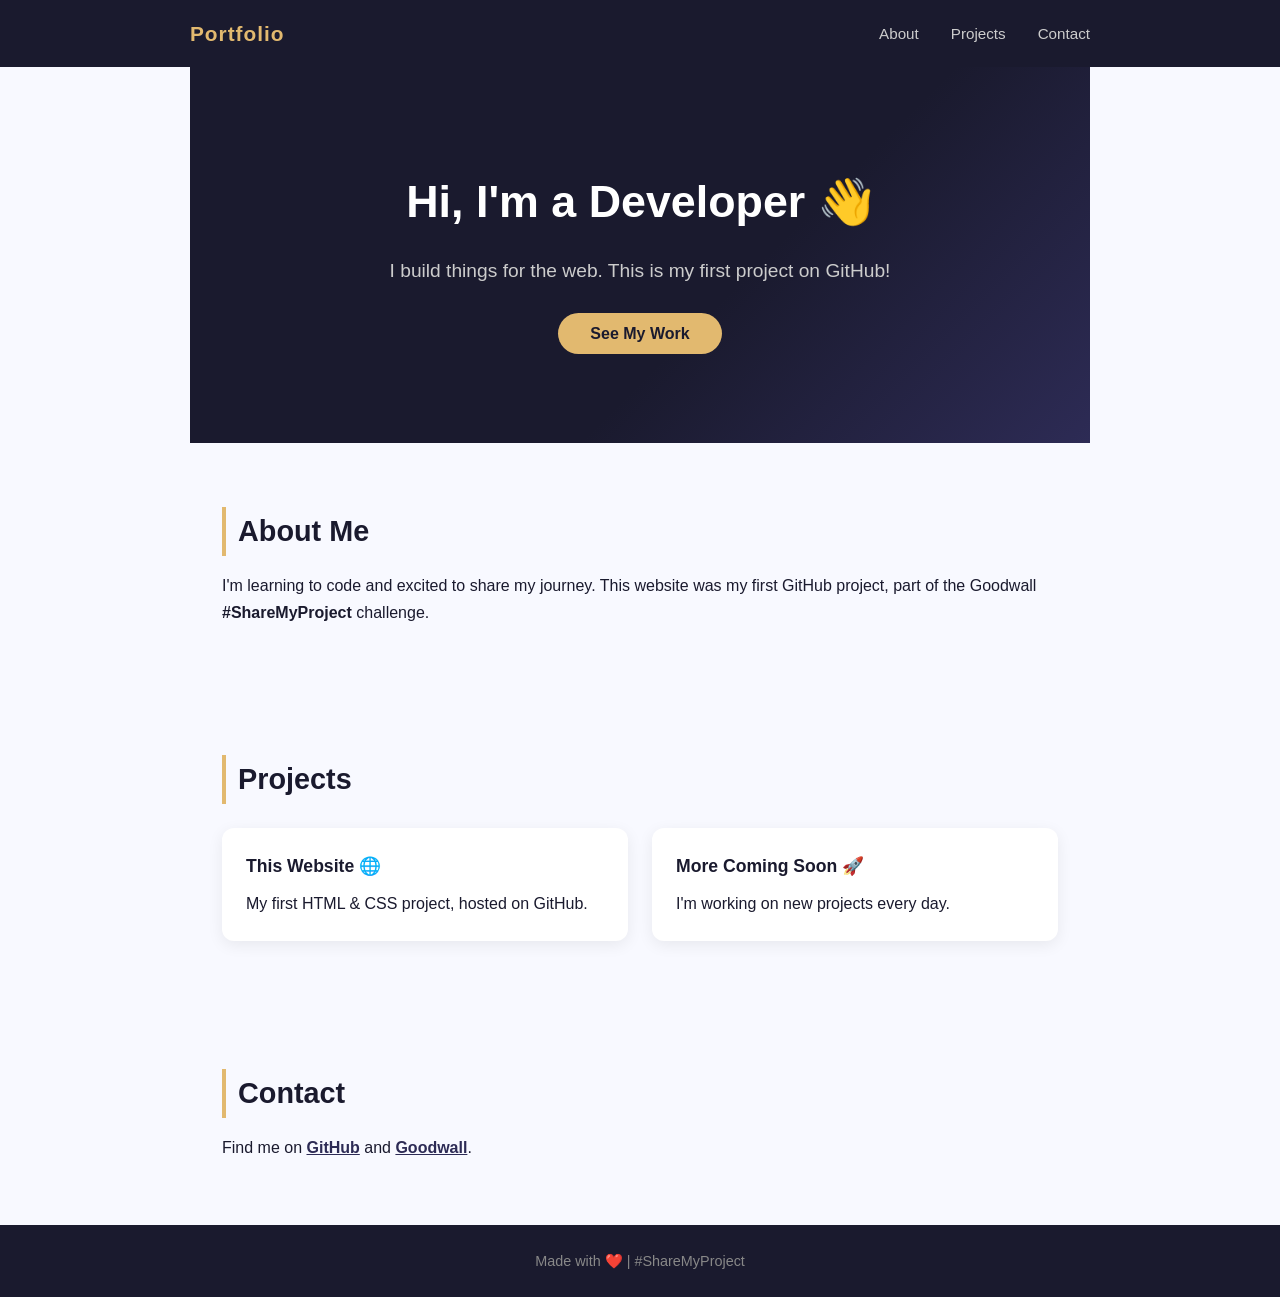
<file: index.html>
<!DOCTYPE html>
<html lang="en">
<head>
  <meta charset="UTF-8" />
  <meta name="viewport" content="width=device-width, initial-scale=1.0" />
  <title>My Portfolio</title>
  <link rel="stylesheet" href="style.css" />
</head>
<body>

  <header>
    <nav>
      <span class="logo">Portfolio</span>
      <ul>
        <li><a href="#about">About</a></li>
        <li><a href="#projects">Projects</a></li>
        <li><a href="#contact">Contact</a></li>
      </ul>
    </nav>
  </header>

  <section class="hero">
    <h1>Hi, I'm a Developer 👋</h1>
    <p>I build things for the web. This is my first project on GitHub!</p>
    <a href="#projects" class="btn">See My Work</a>
  </section>

  <section id="about">
    <h2>About Me</h2>
    <p>I'm learning to code and excited to share my journey. This website was my first GitHub project, part of the Goodwall <strong>#ShareMyProject</strong> challenge.</p>
  </section>

  <section id="projects">
    <h2>Projects</h2>
    <div class="cards">
      <div class="card">
        <h3>This Website 🌐</h3>
        <p>My first HTML & CSS project, hosted on GitHub.</p>
      </div>
      <div class="card">
        <h3>More Coming Soon 🚀</h3>
        <p>I'm working on new projects every day.</p>
      </div>
    </div>
  </section>

  <section id="contact">
    <h2>Contact</h2>
    <p>Find me on <a href="https://github.com" target="_blank">GitHub</a> and <a href="https://goodwall.io" target="_blank">Goodwall</a>.</p>
  </section>

  <footer>
    <p>Made with ❤️ | #ShareMyProject</p>
  </footer>

</body>
</html>
</file>
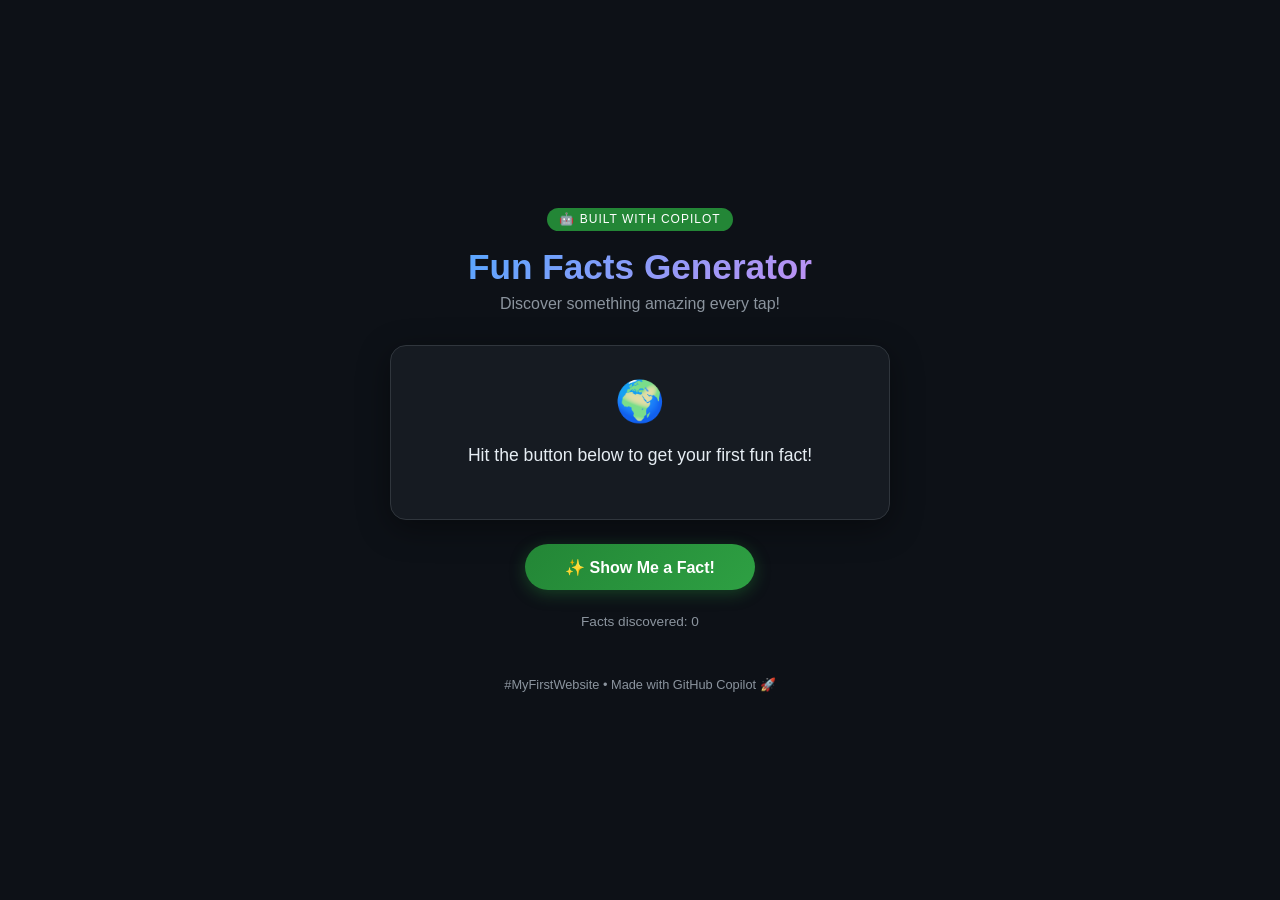
<file: index-1.html>
<!DOCTYPE html>
<html lang="en">
<head>
  <meta charset="UTF-8" />
  <meta name="viewport" content="width=device-width, initial-scale=1.0"/>
  <title>Fun Facts Generator 🤖</title>
  <style>
    * { margin: 0; padding: 0; box-sizing: border-box; }

    body {
      min-height: 100vh;
      background: #0d1117;
      font-family: 'Segoe UI', sans-serif;
      display: flex;
      flex-direction: column;
      align-items: center;
      justify-content: center;
      padding: 2rem;
      color: white;
    }

    .badge {
      background: #238636;
      color: white;
      font-size: 0.75rem;
      padding: 0.3rem 0.8rem;
      border-radius: 20px;
      margin-bottom: 1rem;
      letter-spacing: 1px;
      text-transform: uppercase;
    }

    h1 {
      font-size: 2.2rem;
      font-weight: 800;
      text-align: center;
      margin-bottom: 0.5rem;
      background: linear-gradient(135deg, #58a6ff, #bf91f3);
      -webkit-background-clip: text;
      -webkit-text-fill-color: transparent;
    }

    p.sub {
      color: #8b949e;
      text-align: center;
      margin-bottom: 2rem;
      font-size: 1rem;
    }

    .card {
      background: #161b22;
      border: 1px solid #30363d;
      border-radius: 16px;
      padding: 2rem;
      max-width: 500px;
      width: 100%;
      text-align: center;
      box-shadow: 0 8px 32px rgba(0,0,0,0.4);
      min-height: 160px;
      display: flex;
      flex-direction: column;
      align-items: center;
      justify-content: center;
    }

    .emoji {
      font-size: 2.5rem;
      margin-bottom: 1rem;
    }

    .fact-text {
      font-size: 1.1rem;
      line-height: 1.7;
      color: #e6edf3;
    }

    .category {
      margin-top: 1rem;
      font-size: 0.75rem;
      color: #58a6ff;
      text-transform: uppercase;
      letter-spacing: 1px;
    }

    .btn {
      margin-top: 1.5rem;
      background: linear-gradient(135deg, #238636, #2ea043);
      color: white;
      border: none;
      padding: 0.85rem 2.5rem;
      border-radius: 30px;
      font-size: 1rem;
      font-weight: 700;
      cursor: pointer;
      transition: transform 0.2s, box-shadow 0.2s;
      box-shadow: 0 4px 16px rgba(35,134,54,0.4);
    }

    .btn:hover {
      transform: scale(1.05);
    }

    .btn:active {
      transform: scale(0.97);
    }

    .counter {
      margin-top: 1.5rem;
      color: #8b949e;
      font-size: 0.85rem;
    }

    footer {
      margin-top: 3rem;
      color: #8b949e;
      font-size: 0.8rem;
    }
  </style>
</head>
<body>

  <div class="badge">🤖 Built with Copilot</div>
  <h1>Fun Facts Generator</h1>
  <p class="sub">Discover something amazing every tap!</p>

  <div class="card">
    <div class="emoji" id="emoji">🌍</div>
    <div class="fact-text" id="fact">Hit the button below to get your first fun fact!</div>
    <div class="category" id="category"></div>
  </div>

  <button class="btn" onclick="newFact()">✨ Show Me a Fact!</button>

  <div class="counter" id="counter">Facts discovered: 0</div>

  <footer>#MyFirstWebsite • Made with GitHub Copilot 🚀</footer>

  <script>
    const facts = [
      { emoji: "🐙", text: "Octopuses have three hearts, blue blood, and can edit their own RNA.", category: "Animals" },
      { emoji: "🌍", text: "A day on Venus is longer than a year on Venus.", category: "Space" },
      { emoji: "🍯", text: "Honey never expires. Archaeologists found 3000-year-old honey in Egyptian tombs — still edible!", category: "Food" },
      { emoji: "🧠", text: "Your brain generates enough electricity to power a small light bulb.", category: "Human Body" },
      { emoji: "🦈", text: "Sharks are older than trees. They've existed for over 450 million years.", category: "Animals" },
      { emoji: "🌊", text: "More than 80% of the world's oceans remain unexplored.", category: "Earth" },
      { emoji: "🔥", text: "Hot water can freeze faster than cold water — this is called the Mpemba effect.", category: "Science" },
      { emoji: "🦋", text: "Butterflies taste with their feet using sensors on their legs.", category: "Animals" },
      { emoji: "🌙", text: "The Moon is slowly moving away from Earth at about 3.8 cm per year.", category: "Space" },
      { emoji: "🧊", text: "Antarctica is the largest desert in the world, not the Sahara.", category: "Earth" },
      { emoji: "⚡", text: "Lightning strikes the Earth about 100 times every single second.", category: "Weather" },
      { emoji: "🐘", text: "Elephants are the only animals that can't jump — but they can swim!", category: "Animals" },
      { emoji: "💻", text: "The first computer bug was an actual bug — a moth found in a Harvard computer in 1947.", category: "Technology" },
      { emoji: "🌺", text: "Bamboo is the fastest-growing plant on Earth, growing up to 91 cm in a single day.", category: "Plants" },
      { emoji: "🎵", text: "Music can change your heart rate and breathing to sync with its rhythm.", category: "Human Body" },
    ];

    let count = 0;
    let lastIndex = -1;

    function newFact() {
      let index;
      do { index = Math.floor(Math.random() * facts.length); }
      while (index === lastIndex);
      lastIndex = index;

      const f = facts[index];
      document.getElementById('emoji').textContent = f.emoji;
      document.getElementById('fact').textContent = f.text;
      document.getElementById('category').textContent = '📂 ' + f.category;
      count++;
      document.getElementById('counter').textContent = `Facts discovered: ${count}`;
    }
  </script>

</body>
</html>
</file>
<file: style.css>
* {
  margin: 0;
  padding: 0;
  box-sizing: border-box;
}

body {
  font-family: 'Segoe UI', sans-serif;
  color: #1a1a2e;
  background: #f8f9ff;
  line-height: 1.7;
}

/* NAV */
header {
  background: #1a1a2e;
  padding: 1rem 2rem;
  position: sticky;
  top: 0;
  z-index: 100;
}

nav {
  max-width: 900px;
  margin: auto;
  display: flex;
  justify-content: space-between;
  align-items: center;
}

.logo {
  color: #e2b96f;
  font-weight: 700;
  font-size: 1.3rem;
  letter-spacing: 1px;
}

nav ul {
  list-style: none;
  display: flex;
  gap: 2rem;
}

nav a {
  color: #ccc;
  text-decoration: none;
  font-size: 0.95rem;
  transition: color 0.2s;
}

nav a:hover {
  color: #e2b96f;
}

/* HERO */
.hero {
  background: linear-gradient(135deg, #1a1a2e 60%, #2d2b55);
  color: white;
  text-align: center;
  padding: 6rem 2rem;
}

.hero h1 {
  font-size: 2.8rem;
  margin-bottom: 1rem;
  font-weight: 800;
}

.hero p {
  font-size: 1.2rem;
  color: #ccc;
  margin-bottom: 2rem;
}

.btn {
  background: #e2b96f;
  color: #1a1a2e;
  padding: 0.75rem 2rem;
  border-radius: 30px;
  text-decoration: none;
  font-weight: 700;
  transition: transform 0.2s;
}

.btn:hover {
  transform: scale(1.05);
}

/* SECTIONS */
section {
  max-width: 900px;
  margin: auto;
  padding: 4rem 2rem;
}

h2 {
  font-size: 1.8rem;
  margin-bottom: 1rem;
  color: #1a1a2e;
  border-left: 4px solid #e2b96f;
  padding-left: 0.75rem;
}

/* CARDS */
.cards {
  display: grid;
  grid-template-columns: repeat(auto-fit, minmax(240px, 1fr));
  gap: 1.5rem;
  margin-top: 1.5rem;
}

.card {
  background: white;
  border-radius: 12px;
  padding: 1.5rem;
  box-shadow: 0 4px 16px rgba(0,0,0,0.07);
  transition: transform 0.2s;
}

.card:hover {
  transform: translateY(-4px);
}

.card h3 {
  margin-bottom: 0.5rem;
  font-size: 1.1rem;
}

/* CONTACT */
#contact a {
  color: #2d2b55;
  font-weight: 600;
  text-decoration: underline;
}

/* FOOTER */
footer {
  background: #1a1a2e;
  color: #888;
  text-align: center;
  padding: 1.5rem;
  font-size: 0.9rem;
}
</file>
